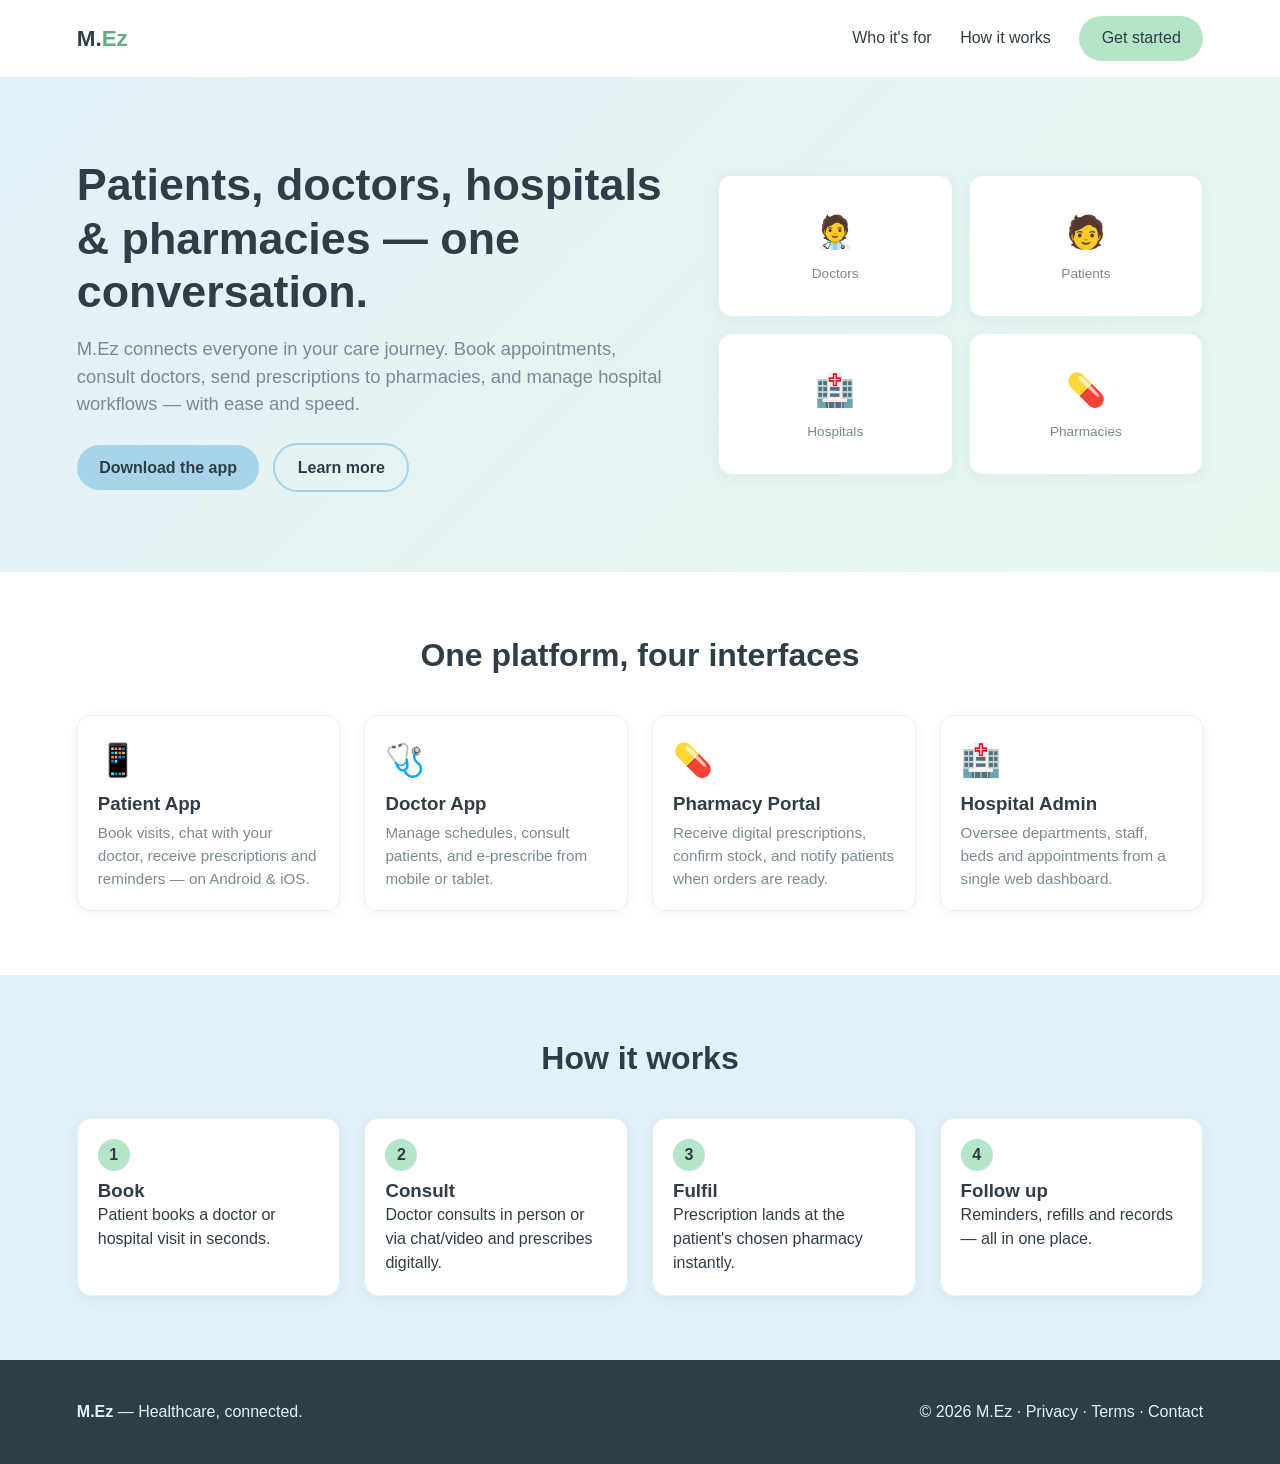
<file: company-webpage/index.html>
<!DOCTYPE html>
<html lang="en">
<head>
<meta charset="UTF-8">
<meta name="viewport" content="width=device-width, initial-scale=1.0">
<title>M.Ez — Healthcare, connected</title>
<link rel="stylesheet" href="../theme.css">
<style>
  nav { display: flex; justify-content: space-between; align-items: center;
        padding: 1rem 6vw; position: sticky; top: 0; background: var(--white);
        border-bottom: 1px solid var(--blue-light); }
  .logo { font-size: 1.4rem; font-weight: 800; }
  .logo span { color: var(--green-dark); }
  nav .links a { margin-left: 1.5rem; color: var(--ink); font-weight: 500; }
  .hero { display: grid; grid-template-columns: 1.1fr .9fr; gap: 3rem;
          align-items: center; padding: 5rem 6vw;
          background: linear-gradient(135deg, var(--blue-light), var(--green-light)); }
  .hero h1 { font-size: 2.8rem; margin-bottom: 1rem; }
  .hero p { color: var(--muted); font-size: 1.15rem; margin-bottom: 1.6rem; }
  .hero-art { display: grid; grid-template-columns: 1fr 1fr; gap: 1rem; }
  .hero-art .card { text-align: center; font-size: 2rem; padding: 2rem 1rem; }
  .hero-art .card small { display: block; font-size: .85rem; color: var(--muted); margin-top: .5rem; }
  section { padding: 4rem 6vw; }
  section h2 { text-align: center; margin-bottom: 2.5rem; font-size: 2rem; }
  .grid4 { display: grid; grid-template-columns: repeat(auto-fit, minmax(220px, 1fr)); gap: 1.5rem; }
  .grid4 .card h3 { margin: .6rem 0 .4rem; }
  .grid4 .card p { color: var(--muted); font-size: .95rem; }
  .emoji { font-size: 2rem; }
  .how { background: var(--blue-light); }
  .steps { display: grid; grid-template-columns: repeat(auto-fit, minmax(200px, 1fr)); gap: 1.5rem; counter-reset: step; }
  .steps .card::before { counter-increment: step; content: counter(step);
      display: inline-flex; width: 2rem; height: 2rem; border-radius: 50%;
      background: var(--green); font-weight: 700; align-items: center;
      justify-content: center; margin-bottom: .6rem; }
  footer { padding: 2.5rem 6vw; background: var(--ink); color: var(--blue-light);
           display: flex; justify-content: space-between; flex-wrap: wrap; gap: 1rem; }
  @media (max-width: 760px) { .hero { grid-template-columns: 1fr; } }
</style>
</head>
<body>
<nav>
  <div class="logo">M.<span>Ez</span></div>
  <div class="links">
    <a href="#users">Who it's for</a>
    <a href="#how">How it works</a>
    <a href="#" class="btn green">Get started</a>
  </div>
</nav>

<div class="hero">
  <div>
    <h1>Patients, doctors, hospitals &amp; pharmacies — one conversation.</h1>
    <p>M.Ez connects everyone in your care journey. Book appointments, consult doctors, send prescriptions to pharmacies, and manage hospital workflows — with ease and speed.</p>
    <a href="#" class="btn">Download the app</a>
    <a href="#users" class="btn outline" style="margin-left:.6rem">Learn more</a>
  </div>
  <div class="hero-art">
    <div class="card">🧑‍⚕️<small>Doctors</small></div>
    <div class="card">🧑<small>Patients</small></div>
    <div class="card">🏥<small>Hospitals</small></div>
    <div class="card">💊<small>Pharmacies</small></div>
  </div>
</div>

<section id="users">
  <h2>One platform, four interfaces</h2>
  <div class="grid4">
    <div class="card"><div class="emoji">📱</div><h3>Patient App</h3><p>Book visits, chat with your doctor, receive prescriptions and reminders — on Android &amp; iOS.</p></div>
    <div class="card"><div class="emoji">🩺</div><h3>Doctor App</h3><p>Manage schedules, consult patients, and e-prescribe from mobile or tablet.</p></div>
    <div class="card"><div class="emoji">💊</div><h3>Pharmacy Portal</h3><p>Receive digital prescriptions, confirm stock, and notify patients when orders are ready.</p></div>
    <div class="card"><div class="emoji">🏥</div><h3>Hospital Admin</h3><p>Oversee departments, staff, beds and appointments from a single web dashboard.</p></div>
  </div>
</section>

<section id="how" class="how">
  <h2>How it works</h2>
  <div class="steps">
    <div class="card"><h3>Book</h3><p>Patient books a doctor or hospital visit in seconds.</p></div>
    <div class="card"><h3>Consult</h3><p>Doctor consults in person or via chat/video and prescribes digitally.</p></div>
    <div class="card"><h3>Fulfil</h3><p>Prescription lands at the patient's chosen pharmacy instantly.</p></div>
    <div class="card"><h3>Follow up</h3><p>Reminders, refills and records — all in one place.</p></div>
  </div>
</section>

<footer>
  <div><strong>M.Ez</strong> — Healthcare, connected.</div>
  <div>© 2026 M.Ez · Privacy · Terms · Contact</div>
</footer>
</body>
</html>
</file>
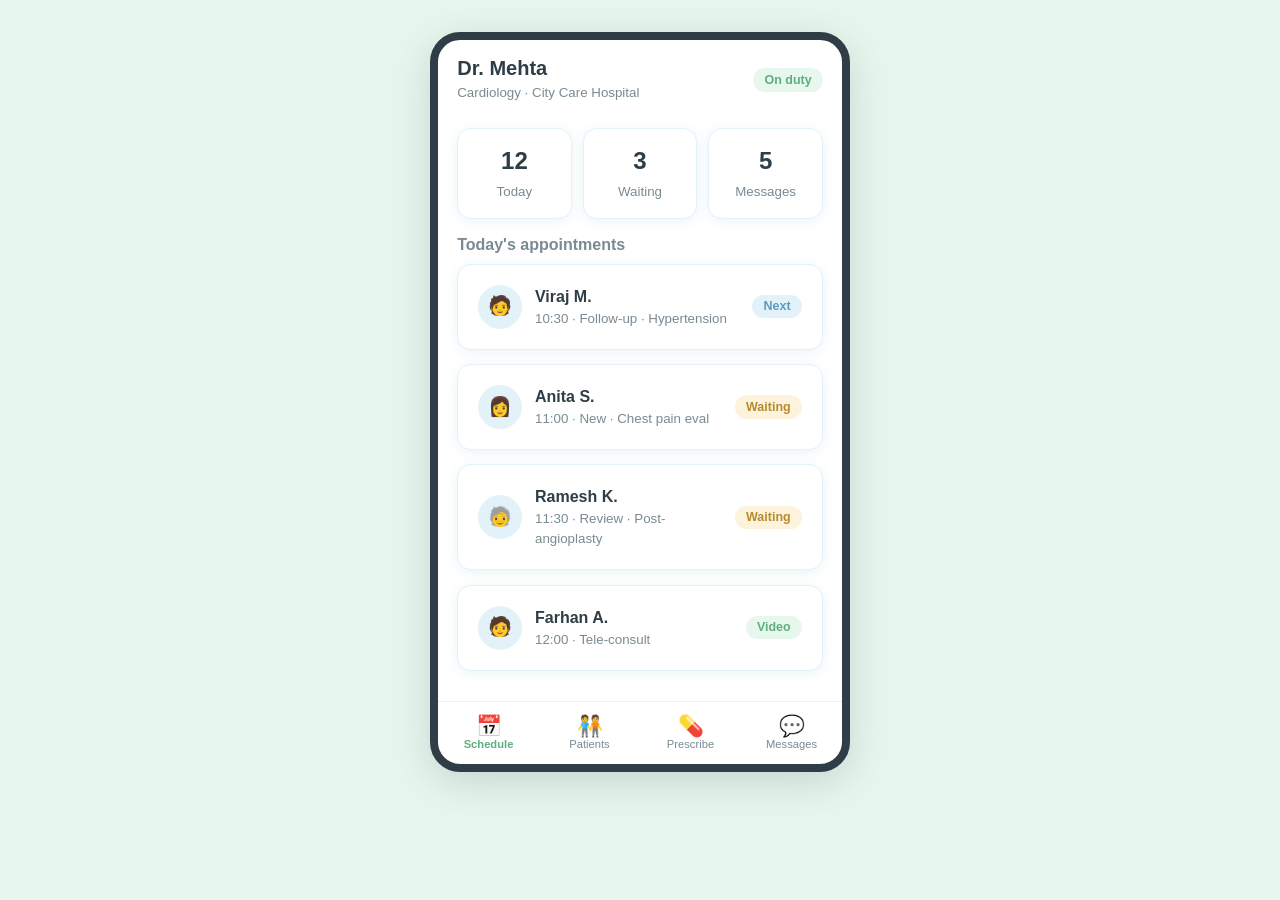
<file: doctor-app/index.html>
<!DOCTYPE html>
<html lang="en">
<head>
<meta charset="UTF-8">
<meta name="viewport" content="width=device-width, initial-scale=1.0">
<title>M.Ez Doctor App — Prototype</title>
<link rel="stylesheet" href="../theme.css">
<style>
  /* ponytail: phone/tablet-frame prototype; real app = React Native/Expo when build starts */
  body { background: var(--green-light); display: flex; justify-content: center;
         align-items: flex-start; padding: 2rem; }
  .device { width: 420px; max-width: 95vw; height: 740px; background: var(--white);
            border-radius: 30px; border: 8px solid var(--ink); overflow: hidden;
            display: flex; flex-direction: column; box-shadow: 0 10px 40px rgba(47,62,70,.18); }
  header.appbar { padding: 1rem 1.2rem .5rem; display: flex; justify-content: space-between; align-items: center; }
  .screen { flex: 1; overflow-y: auto; padding: 1rem 1.2rem; display: none; }
  .screen.active { display: block; }
  .tabbar { display: flex; border-top: 1px solid var(--blue-light); }
  .tabbar button { flex: 1; padding: .7rem 0 .9rem; border: none; background: none;
                   font-size: .7rem; color: var(--muted); cursor: pointer; }
  .tabbar button .ico { display: block; font-size: 1.3rem; }
  .tabbar button.active { color: var(--green-dark); font-weight: 700; }
  .card { margin-bottom: .9rem; }
  .row { display: flex; justify-content: space-between; align-items: center; gap: .5rem; }
  .stats { display: grid; grid-template-columns: 1fr 1fr 1fr; gap: .7rem; margin-bottom: 1rem; }
  .stats .card { text-align: center; margin: 0; padding: .9rem .4rem; }
  .stats strong { font-size: 1.5rem; display: block; }
  .stats small { color: var(--muted); }
  .pt { display: flex; gap: .8rem; align-items: center; }
  .avatar { width: 44px; height: 44px; border-radius: 50%; background: var(--blue-light);
            display: flex; align-items: center; justify-content: center; font-size: 1.2rem; }
  .pt small { color: var(--muted); display: block; }
  h3.sec { margin: .8rem 0 .6rem; font-size: 1rem; color: var(--muted); }
  textarea, select, input[type=text] { width: 100%; padding: .6rem .8rem; border-radius: 10px;
            border: 1px solid var(--blue); font-size: .95rem; margin-bottom: .7rem; font-family: inherit; }
</style>
</head>
<body>
<div class="device">
  <header class="appbar">
    <div><h2 style="font-size:1.25rem">Dr. Mehta</h2><small style="color:var(--muted)">Cardiology · City Care Hospital</small></div>
    <span class="tag green">On duty</span>
  </header>

  <!-- SCHEDULE -->
  <div class="screen active" id="sched">
    <div class="stats">
      <div class="card"><strong>12</strong><small>Today</small></div>
      <div class="card"><strong>3</strong><small>Waiting</small></div>
      <div class="card"><strong>5</strong><small>Messages</small></div>
    </div>
    <h3 class="sec">Today's appointments</h3>
    <div class="card pt"><div class="avatar">🧑</div><div style="flex:1"><strong>Viraj M.</strong><small>10:30 · Follow-up · Hypertension</small></div><span class="tag blue">Next</span></div>
    <div class="card pt"><div class="avatar">👩</div><div style="flex:1"><strong>Anita S.</strong><small>11:00 · New · Chest pain eval</small></div><span class="tag amber">Waiting</span></div>
    <div class="card pt"><div class="avatar">🧓</div><div style="flex:1"><strong>Ramesh K.</strong><small>11:30 · Review · Post-angioplasty</small></div><span class="tag amber">Waiting</span></div>
    <div class="card pt"><div class="avatar">🧑</div><div style="flex:1"><strong>Farhan A.</strong><small>12:00 · Tele-consult</small></div><span class="tag green">Video</span></div>
  </div>

  <!-- PATIENTS -->
  <div class="screen" id="patients">
    <input type="text" placeholder="🔍 Search patients…">
    <div class="card">
      <div class="row pt"><div class="avatar">🧑</div><div style="flex:1"><strong>Viraj M.</strong><small>M · 34 · ID #P-1042</small></div><button class="btn" onclick="go('rx')">Prescribe</button></div>
      <h3 class="sec">Vitals (last visit)</h3>
      <div class="row"><span class="tag blue">BP 128/84</span><span class="tag blue">HR 72</span><span class="tag green">SpO₂ 98%</span></div>
      <h3 class="sec">Notes</h3>
      <small>Responding well to Atorvastatin 10mg. No dizziness reported. Review lipid panel next visit.</small>
    </div>
  </div>

  <!-- E-PRESCRIBE -->
  <div class="screen" id="rx">
    <h3 class="sec">New prescription — Viraj M.</h3>
    <input type="text" value="Atorvastatin 10mg" placeholder="Medication">
    <select><option>1 tablet, once daily — night</option><option>Twice daily</option></select>
    <select><option>Duration: 30 days</option><option>15 days</option><option>90 days</option></select>
    <select><option>Send to: GreenLeaf Pharmacy (patient's default)</option><option>Apollo Pharmacy</option></select>
    <textarea rows="3" placeholder="Notes for pharmacist…"></textarea>
    <button class="btn green" style="width:100%" onclick="alert('Prescription sent to GreenLeaf Pharmacy ✓')">Sign &amp; send to pharmacy</button>
  </div>

  <!-- MESSAGES -->
  <div class="screen" id="msgs">
    <h3 class="sec">Patient messages</h3>
    <div class="card pt"><div class="avatar">🧑</div><div style="flex:1"><strong>Viraj M.</strong><small>Much better, no dizziness this week.</small></div><span class="tag blue">2</span></div>
    <div class="card pt"><div class="avatar">👩</div><div style="flex:1"><strong>Anita S.</strong><small>Should I fast before the test?</small></div><span class="tag blue">1</span></div>
    <div class="card pt"><div class="avatar">🏥</div><div style="flex:1"><strong>Admin — City Care</strong><small>OT slot confirmed for Thursday.</small></div></div>
  </div>

  <div class="tabbar">
    <button class="active" data-s="sched" onclick="go('sched',this)"><span class="ico">📅</span>Schedule</button>
    <button data-s="patients" onclick="go('patients',this)"><span class="ico">🧑‍🤝‍🧑</span>Patients</button>
    <button data-s="rx" onclick="go('rx',this)"><span class="ico">💊</span>Prescribe</button>
    <button data-s="msgs" onclick="go('msgs',this)"><span class="ico">💬</span>Messages</button>
  </div>
</div>

<script>
function go(id) {
  document.querySelectorAll('.screen').forEach(s => s.classList.toggle('active', s.id === id));
  document.querySelectorAll('.tabbar button').forEach(b => b.classList.toggle('active', b.dataset.s === id));
}
</script>
</body>
</html>
</file>
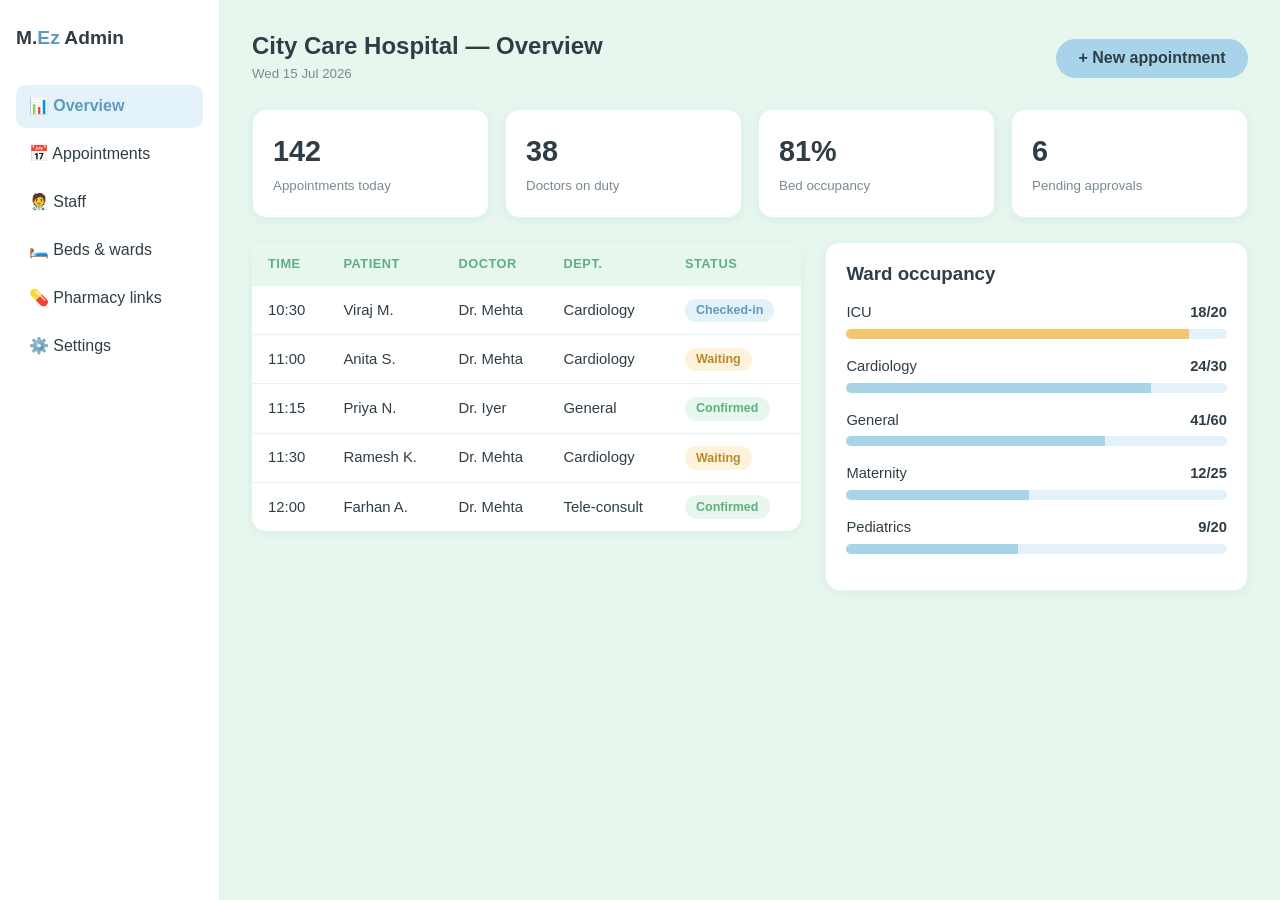
<file: hospital-admin/index.html>
<!DOCTYPE html>
<html lang="en">
<head>
<meta charset="UTF-8">
<meta name="viewport" content="width=device-width, initial-scale=1.0">
<title>M.Ez Hospital Admin — Prototype</title>
<link rel="stylesheet" href="../theme.css">
<style>
  body { display: flex; min-height: 100vh; background: var(--green-light); }
  aside { width: 220px; background: var(--white); border-right: 1px solid var(--blue-light);
          padding: 1.5rem 1rem; flex-shrink: 0; }
  aside .logo { font-weight: 800; font-size: 1.2rem; margin-bottom: 2rem; }
  aside .logo span { color: var(--blue-dark); }
  aside a { display: block; padding: .6rem .8rem; border-radius: 10px; color: var(--ink); margin-bottom: .3rem; }
  aside a.active { background: var(--blue-light); font-weight: 700; color: var(--blue-dark); }
  main { flex: 1; padding: 2rem; }
  .topbar { display: flex; justify-content: space-between; align-items: center; margin-bottom: 1.5rem; }
  .stats { display: grid; grid-template-columns: repeat(auto-fit, minmax(170px, 1fr)); gap: 1rem; margin-bottom: 1.5rem; }
  .stats strong { font-size: 1.8rem; display: block; }
  .stats small { color: var(--muted); }
  .cols { display: grid; grid-template-columns: 1.3fr 1fr; gap: 1.5rem; }
  table { width: 100%; border-collapse: collapse; background: var(--white);
          border-radius: var(--radius); overflow: hidden; box-shadow: var(--shadow); }
  th, td { text-align: left; padding: .75rem 1rem; border-bottom: 1px solid var(--blue-light); font-size: .93rem; }
  th { background: var(--green-light); color: var(--green-dark); font-size: .8rem; text-transform: uppercase; letter-spacing: .04em; }
  tr:last-child td { border-bottom: none; }
  .bar { height: 10px; background: var(--blue-light); border-radius: 999px; overflow: hidden; margin-top: .35rem; }
  .bar i { display: block; height: 100%; background: var(--blue); }
  .bar.hi i { background: #f2c66d; }
  .dept { margin-bottom: 1rem; }
  .dept .row { display: flex; justify-content: space-between; font-size: .92rem; }
  @media (max-width: 900px) { .cols { grid-template-columns: 1fr; } }
</style>
</head>
<body>
<aside>
  <div class="logo">M.<span>Ez</span> Admin</div>
  <a href="#" class="active">📊 Overview</a>
  <a href="#">📅 Appointments</a>
  <a href="#">🧑‍⚕️ Staff</a>
  <a href="#">🛏️ Beds &amp; wards</a>
  <a href="#">💊 Pharmacy links</a>
  <a href="#">⚙️ Settings</a>
</aside>

<main>
  <div class="topbar">
    <div><h1 style="font-size:1.5rem">City Care Hospital — Overview</h1><small style="color:var(--muted)">Wed 15 Jul 2026</small></div>
    <button class="btn">+ New appointment</button>
  </div>

  <div class="stats">
    <div class="card"><strong>142</strong><small>Appointments today</small></div>
    <div class="card"><strong>38</strong><small>Doctors on duty</small></div>
    <div class="card"><strong>81%</strong><small>Bed occupancy</small></div>
    <div class="card"><strong>6</strong><small>Pending approvals</small></div>
  </div>

  <div class="cols">
    <div>
      <table>
        <tr><th>Time</th><th>Patient</th><th>Doctor</th><th>Dept.</th><th>Status</th></tr>
        <tr><td>10:30</td><td>Viraj M.</td><td>Dr. Mehta</td><td>Cardiology</td><td><span class="tag blue">Checked-in</span></td></tr>
        <tr><td>11:00</td><td>Anita S.</td><td>Dr. Mehta</td><td>Cardiology</td><td><span class="tag amber">Waiting</span></td></tr>
        <tr><td>11:15</td><td>Priya N.</td><td>Dr. Iyer</td><td>General</td><td><span class="tag green">Confirmed</span></td></tr>
        <tr><td>11:30</td><td>Ramesh K.</td><td>Dr. Mehta</td><td>Cardiology</td><td><span class="tag amber">Waiting</span></td></tr>
        <tr><td>12:00</td><td>Farhan A.</td><td>Dr. Mehta</td><td>Tele-consult</td><td><span class="tag green">Confirmed</span></td></tr>
      </table>
    </div>

    <div class="card">
      <h3 style="margin-bottom:1rem">Ward occupancy</h3>
      <div class="dept"><div class="row"><span>ICU</span><strong>18/20</strong></div><div class="bar hi"><i style="width:90%"></i></div></div>
      <div class="dept"><div class="row"><span>Cardiology</span><strong>24/30</strong></div><div class="bar"><i style="width:80%"></i></div></div>
      <div class="dept"><div class="row"><span>General</span><strong>41/60</strong></div><div class="bar"><i style="width:68%"></i></div></div>
      <div class="dept"><div class="row"><span>Maternity</span><strong>12/25</strong></div><div class="bar"><i style="width:48%"></i></div></div>
      <div class="dept"><div class="row"><span>Pediatrics</span><strong>9/20</strong></div><div class="bar"><i style="width:45%"></i></div></div>
    </div>
  </div>
</main>
</body>
</html>
</file>
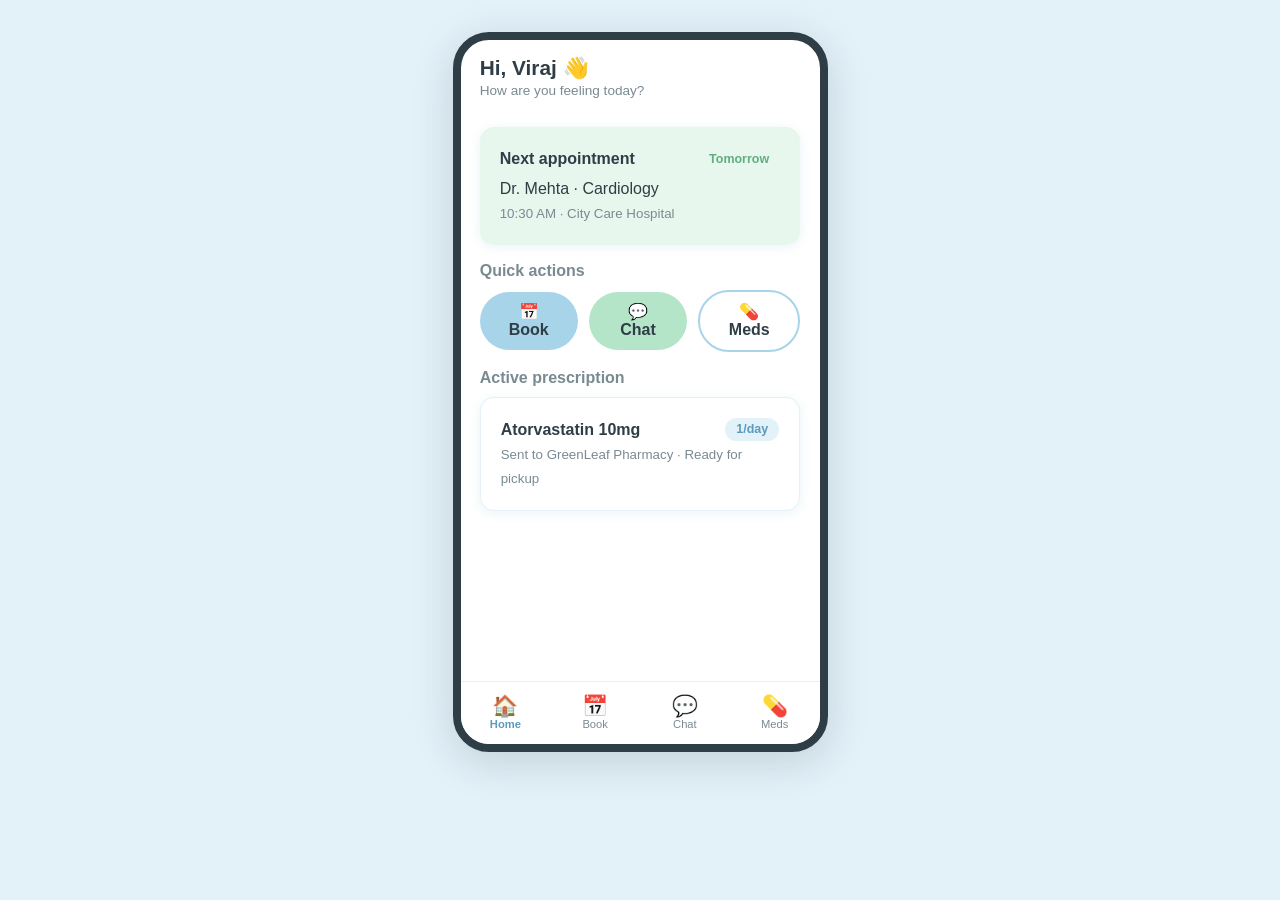
<file: patient-app/index.html>
<!DOCTYPE html>
<html lang="en">
<head>
<meta charset="UTF-8">
<meta name="viewport" content="width=device-width, initial-scale=1.0">
<title>M.Ez Patient App — Prototype</title>
<link rel="stylesheet" href="../theme.css">
<style>
  /* ponytail: HTML phone-frame prototype; real app = React Native/Expo when build starts */
  body { background: var(--blue-light); display: flex; justify-content: center;
         align-items: flex-start; gap: 2rem; padding: 2rem; flex-wrap: wrap; }
  .phone { width: 375px; height: 720px; background: var(--white); border-radius: 36px;
           box-shadow: 0 10px 40px rgba(47,62,70,.18); overflow: hidden;
           display: flex; flex-direction: column; border: 8px solid var(--ink); }
  .screen { flex: 1; overflow-y: auto; padding: 1.2rem; display: none; }
  .screen.active { display: block; }
  header.appbar { padding: 1rem 1.2rem .4rem; }
  header.appbar h2 { font-size: 1.3rem; }
  header.appbar p { color: var(--muted); font-size: .85rem; }
  .tabbar { display: flex; border-top: 1px solid var(--blue-light); background: var(--white); }
  .tabbar button { flex: 1; padding: .7rem 0 .9rem; border: none; background: none;
                   font-size: .7rem; color: var(--muted); cursor: pointer; }
  .tabbar button .ico { display: block; font-size: 1.3rem; }
  .tabbar button.active { color: var(--blue-dark); font-weight: 700; }
  .card { margin-bottom: .9rem; }
  .row { display: flex; justify-content: space-between; align-items: center; gap: .5rem; }
  .search { width: 100%; padding: .7rem 1rem; border-radius: 999px;
            border: 1px solid var(--blue); margin-bottom: 1rem; font-size: .95rem; }
  .doc { display: flex; gap: .8rem; align-items: center; }
  .avatar { width: 46px; height: 46px; border-radius: 50%; background: var(--green-light);
            display: flex; align-items: center; justify-content: center; font-size: 1.3rem; }
  .doc small { color: var(--muted); display: block; }
  .msg { max-width: 75%; padding: .6rem .9rem; border-radius: 16px; margin-bottom: .6rem; font-size: .92rem; }
  .msg.them { background: var(--blue-light); border-bottom-left-radius: 4px; }
  .msg.me { background: var(--green-light); margin-left: auto; border-bottom-right-radius: 4px; }
  h3.sec { margin: 1rem 0 .6rem; font-size: 1rem; color: var(--muted); }
</style>
</head>
<body>
<div class="phone">
  <header class="appbar">
    <h2>Hi, Viraj 👋</h2>
    <p>How are you feeling today?</p>
  </header>

  <!-- HOME -->
  <div class="screen active" id="home">
    <div class="card" style="background:var(--green-light);border:none">
      <div class="row"><strong>Next appointment</strong><span class="tag green">Tomorrow</span></div>
      <p style="margin-top:.4rem">Dr. Mehta · Cardiology<br><small style="color:var(--muted)">10:30 AM · City Care Hospital</small></p>
    </div>
    <h3 class="sec">Quick actions</h3>
    <div class="row" style="gap:.7rem">
      <button class="btn" style="flex:1" onclick="go('book')">📅 Book</button>
      <button class="btn green" style="flex:1" onclick="go('chat')">💬 Chat</button>
      <button class="btn outline" style="flex:1" onclick="go('rx')">💊 Meds</button>
    </div>
    <h3 class="sec">Active prescription</h3>
    <div class="card">
      <div class="row"><strong>Atorvastatin 10mg</strong><span class="tag blue">1/day</span></div>
      <small style="color:var(--muted)">Sent to GreenLeaf Pharmacy · Ready for pickup</small>
    </div>
  </div>

  <!-- BOOK -->
  <div class="screen" id="book">
    <input class="search" placeholder="🔍 Search doctors, specialities…">
    <h3 class="sec">Available today</h3>
    <div class="card doc"><div class="avatar">🧑‍⚕️</div><div style="flex:1"><strong>Dr. Mehta</strong><small>Cardiology · ⭐ 4.9</small></div><button class="btn green">Book</button></div>
    <div class="card doc"><div class="avatar">👩‍⚕️</div><div style="flex:1"><strong>Dr. Rao</strong><small>Dermatology · ⭐ 4.8</small></div><button class="btn green">Book</button></div>
    <div class="card doc"><div class="avatar">🧑‍⚕️</div><div style="flex:1"><strong>Dr. Iyer</strong><small>General · ⭐ 4.7</small></div><button class="btn green">Book</button></div>
  </div>

  <!-- CHAT -->
  <div class="screen" id="chat">
    <div class="card doc" style="margin-bottom:1rem"><div class="avatar">🧑‍⚕️</div><div><strong>Dr. Mehta</strong><small><span class="tag green">online</span></small></div></div>
    <div class="msg them">Hello Viraj, how is the new dosage working for you?</div>
    <div class="msg me">Much better, no dizziness this week.</div>
    <div class="msg them">Great. Continue for 2 weeks, then we'll review at your visit tomorrow.</div>
    <input class="search" placeholder="Type a message…" style="margin-top:1rem">
  </div>

  <!-- MEDS -->
  <div class="screen" id="rx">
    <h3 class="sec">My prescriptions</h3>
    <div class="card"><div class="row"><strong>Atorvastatin 10mg</strong><span class="tag green">Active</span></div><small style="color:var(--muted)">Dr. Mehta · GreenLeaf Pharmacy</small></div>
    <div class="card"><div class="row"><strong>Vitamin D3 60k</strong><span class="tag blue">Weekly</span></div><small style="color:var(--muted)">Dr. Iyer · Apollo Pharmacy</small></div>
    <div class="card"><div class="row"><strong>Amoxicillin 500mg</strong><span class="tag amber">Completed</span></div><small style="color:var(--muted)">Course ended 02 Jul</small></div>
  </div>

  <div class="tabbar">
    <button class="active" data-s="home" onclick="go('home',this)"><span class="ico">🏠</span>Home</button>
    <button data-s="book" onclick="go('book',this)"><span class="ico">📅</span>Book</button>
    <button data-s="chat" onclick="go('chat',this)"><span class="ico">💬</span>Chat</button>
    <button data-s="rx" onclick="go('rx',this)"><span class="ico">💊</span>Meds</button>
  </div>
</div>

<script>
function go(id, btn) {
  document.querySelectorAll('.screen').forEach(s => s.classList.toggle('active', s.id === id));
  document.querySelectorAll('.tabbar button').forEach(b => b.classList.toggle('active', b.dataset.s === id));
}
</script>
</body>
</html>
</file>
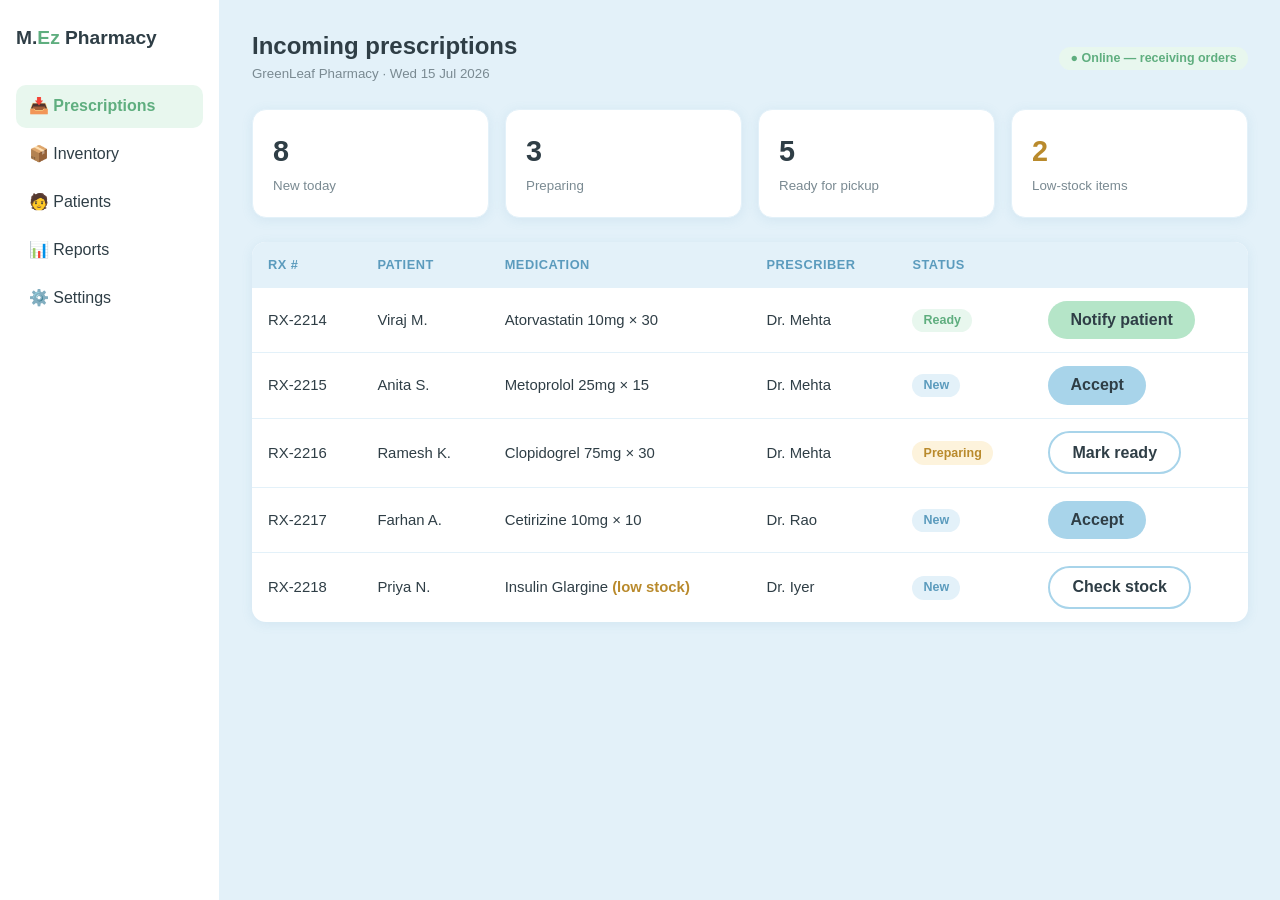
<file: pharmacy-webapp/index.html>
<!DOCTYPE html>
<html lang="en">
<head>
<meta charset="UTF-8">
<meta name="viewport" content="width=device-width, initial-scale=1.0">
<title>M.Ez Pharmacy Portal — Prototype</title>
<link rel="stylesheet" href="../theme.css">
<style>
  body { display: flex; min-height: 100vh; background: var(--blue-light); }
  aside { width: 220px; background: var(--white); border-right: 1px solid var(--blue-light);
          padding: 1.5rem 1rem; flex-shrink: 0; }
  aside .logo { font-weight: 800; font-size: 1.2rem; margin-bottom: 2rem; }
  aside .logo span { color: var(--green-dark); }
  aside a { display: block; padding: .6rem .8rem; border-radius: 10px; color: var(--ink); margin-bottom: .3rem; }
  aside a.active { background: var(--green-light); font-weight: 700; color: var(--green-dark); }
  main { flex: 1; padding: 2rem; }
  .topbar { display: flex; justify-content: space-between; align-items: center; margin-bottom: 1.5rem; }
  .stats { display: grid; grid-template-columns: repeat(auto-fit, minmax(180px, 1fr)); gap: 1rem; margin-bottom: 1.5rem; }
  .stats strong { font-size: 1.8rem; display: block; }
  .stats small { color: var(--muted); }
  table { width: 100%; border-collapse: collapse; background: var(--white);
          border-radius: var(--radius); overflow: hidden; box-shadow: var(--shadow); }
  th, td { text-align: left; padding: .8rem 1rem; border-bottom: 1px solid var(--blue-light); font-size: .93rem; }
  th { background: var(--blue-light); color: var(--blue-dark); font-size: .8rem; text-transform: uppercase; letter-spacing: .04em; }
  tr:last-child td { border-bottom: none; }
  .low { color: #b98a2c; font-weight: 700; }
</style>
</head>
<body>
<aside>
  <div class="logo">M.<span>Ez</span> Pharmacy</div>
  <a href="#" class="active">📥 Prescriptions</a>
  <a href="#">📦 Inventory</a>
  <a href="#">🧑 Patients</a>
  <a href="#">📊 Reports</a>
  <a href="#">⚙️ Settings</a>
</aside>

<main>
  <div class="topbar">
    <div><h1 style="font-size:1.5rem">Incoming prescriptions</h1><small style="color:var(--muted)">GreenLeaf Pharmacy · Wed 15 Jul 2026</small></div>
    <span class="tag green">● Online — receiving orders</span>
  </div>

  <div class="stats">
    <div class="card"><strong>8</strong><small>New today</small></div>
    <div class="card"><strong>3</strong><small>Preparing</small></div>
    <div class="card"><strong>5</strong><small>Ready for pickup</small></div>
    <div class="card"><strong class="low">2</strong><small>Low-stock items</small></div>
  </div>

  <table>
    <tr><th>Rx #</th><th>Patient</th><th>Medication</th><th>Prescriber</th><th>Status</th><th></th></tr>
    <tr><td>RX-2214</td><td>Viraj M.</td><td>Atorvastatin 10mg × 30</td><td>Dr. Mehta</td><td><span class="tag green">Ready</span></td><td><button class="btn green" onclick="alert('Patient notified ✓')">Notify patient</button></td></tr>
    <tr><td>RX-2215</td><td>Anita S.</td><td>Metoprolol 25mg × 15</td><td>Dr. Mehta</td><td><span class="tag blue">New</span></td><td><button class="btn">Accept</button></td></tr>
    <tr><td>RX-2216</td><td>Ramesh K.</td><td>Clopidogrel 75mg × 30</td><td>Dr. Mehta</td><td><span class="tag amber">Preparing</span></td><td><button class="btn outline">Mark ready</button></td></tr>
    <tr><td>RX-2217</td><td>Farhan A.</td><td>Cetirizine 10mg × 10</td><td>Dr. Rao</td><td><span class="tag blue">New</span></td><td><button class="btn">Accept</button></td></tr>
    <tr><td>RX-2218</td><td>Priya N.</td><td>Insulin Glargine <span class="low">(low stock)</span></td><td>Dr. Iyer</td><td><span class="tag blue">New</span></td><td><button class="btn outline">Check stock</button></td></tr>
  </table>
</main>
</body>
</html>
</file>
<file: theme.css>
/* M.Ez shared theme — white / pastel blue / pastel green */
:root {
  --white: #ffffff;
  --blue: #a8d4ea;        /* pastel blue */
  --blue-light: #e3f1f9;
  --blue-dark: #5b9bbd;
  --green: #b5e5c8;       /* pastel green */
  --green-light: #e8f7ee;
  --green-dark: #5fae7f;
  --ink: #2f3e46;
  --muted: #7a8a92;
  --radius: 14px;
  --shadow: 0 2px 12px rgba(91, 155, 189, .12);
}
* { margin: 0; padding: 0; box-sizing: border-box; }
body {
  font-family: -apple-system, BlinkMacSystemFont, "Segoe UI", Roboto, sans-serif;
  background: var(--white);
  color: var(--ink);
  line-height: 1.5;
}
h1, h2, h3 { line-height: 1.2; }
a { color: var(--blue-dark); text-decoration: none; }
.btn {
  display: inline-block; border: none; cursor: pointer;
  padding: .65rem 1.4rem; border-radius: 999px; font-size: 1rem; font-weight: 600;
  background: var(--blue); color: var(--ink);
}
.btn.green { background: var(--green); }
.btn.outline { background: transparent; border: 2px solid var(--blue); }
.card {
  background: var(--white); border: 1px solid var(--blue-light);
  border-radius: var(--radius); box-shadow: var(--shadow); padding: 1.25rem;
}
.tag {
  display: inline-block; padding: .15rem .7rem; border-radius: 999px;
  font-size: .78rem; font-weight: 600;
}
.tag.blue  { background: var(--blue-light);  color: var(--blue-dark); }
.tag.green { background: var(--green-light); color: var(--green-dark); }
.tag.amber { background: #fdf3dc; color: #b98a2c; }
</file>
